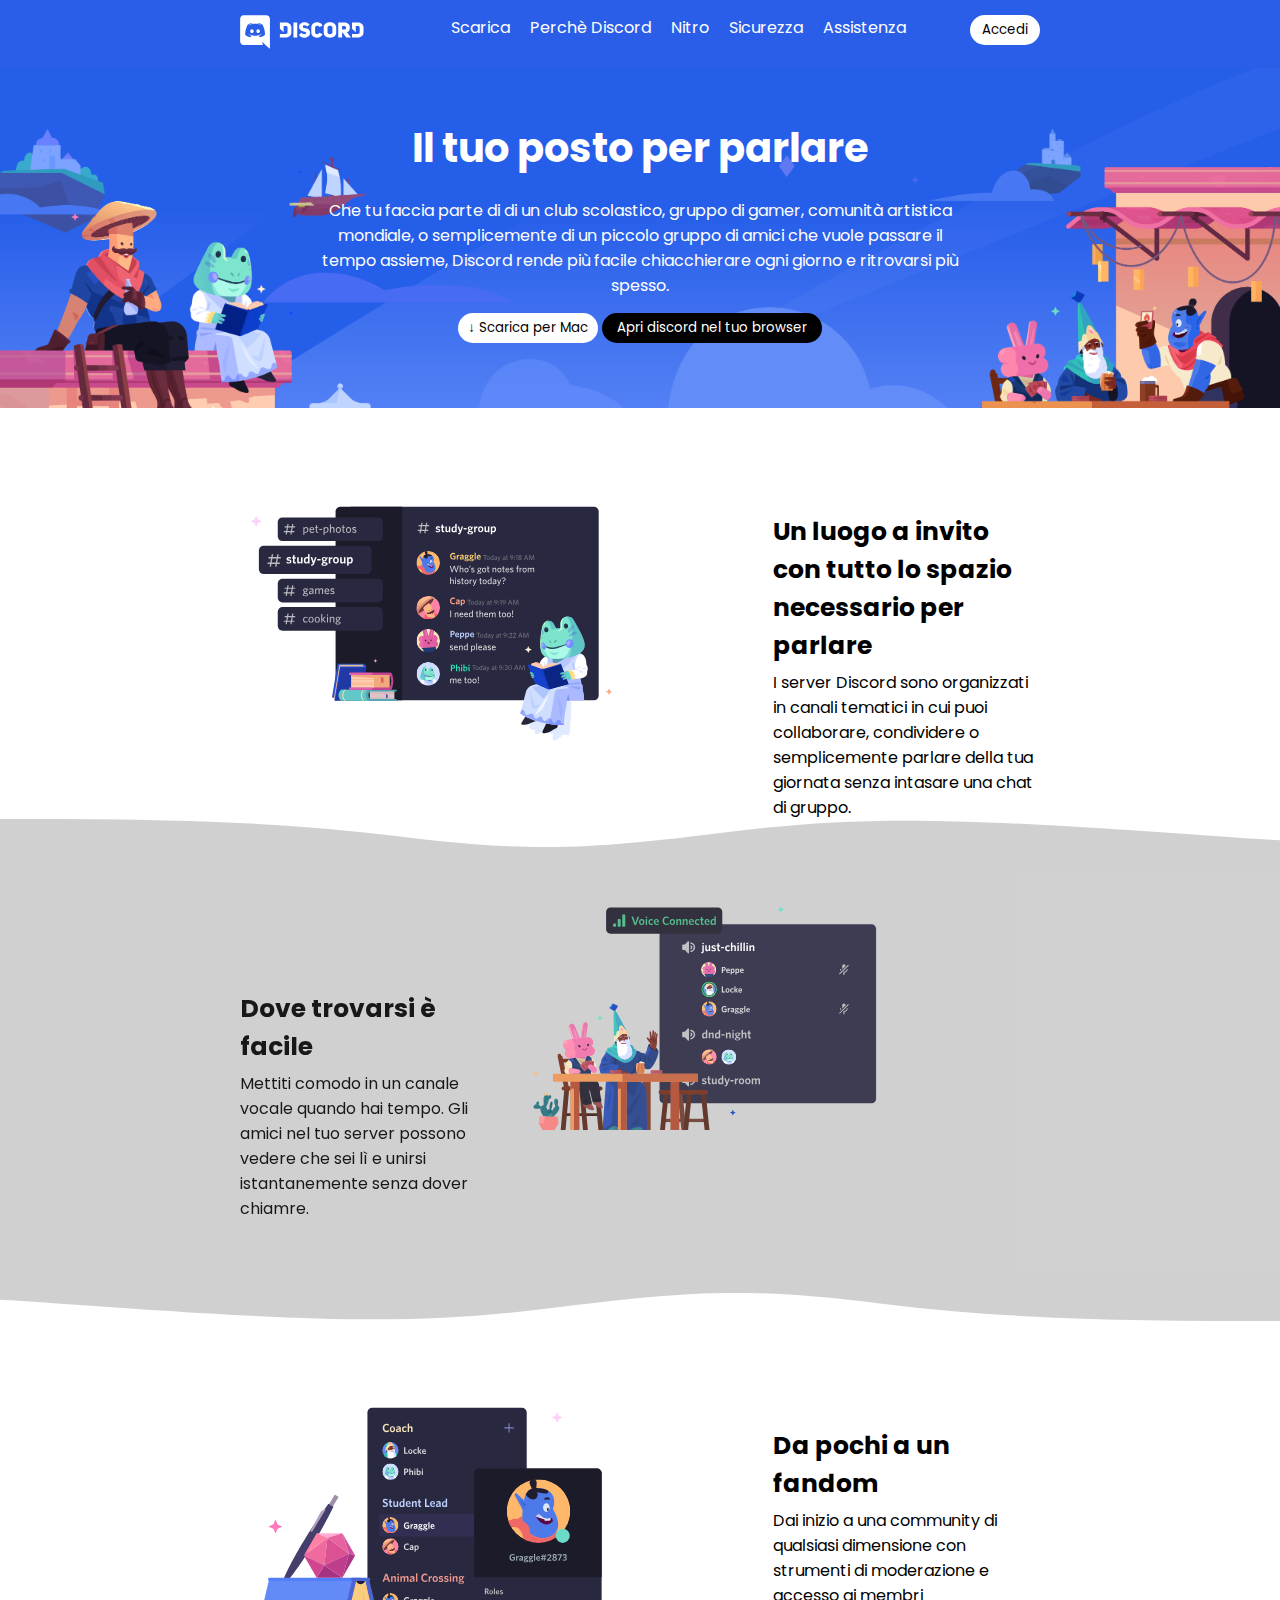
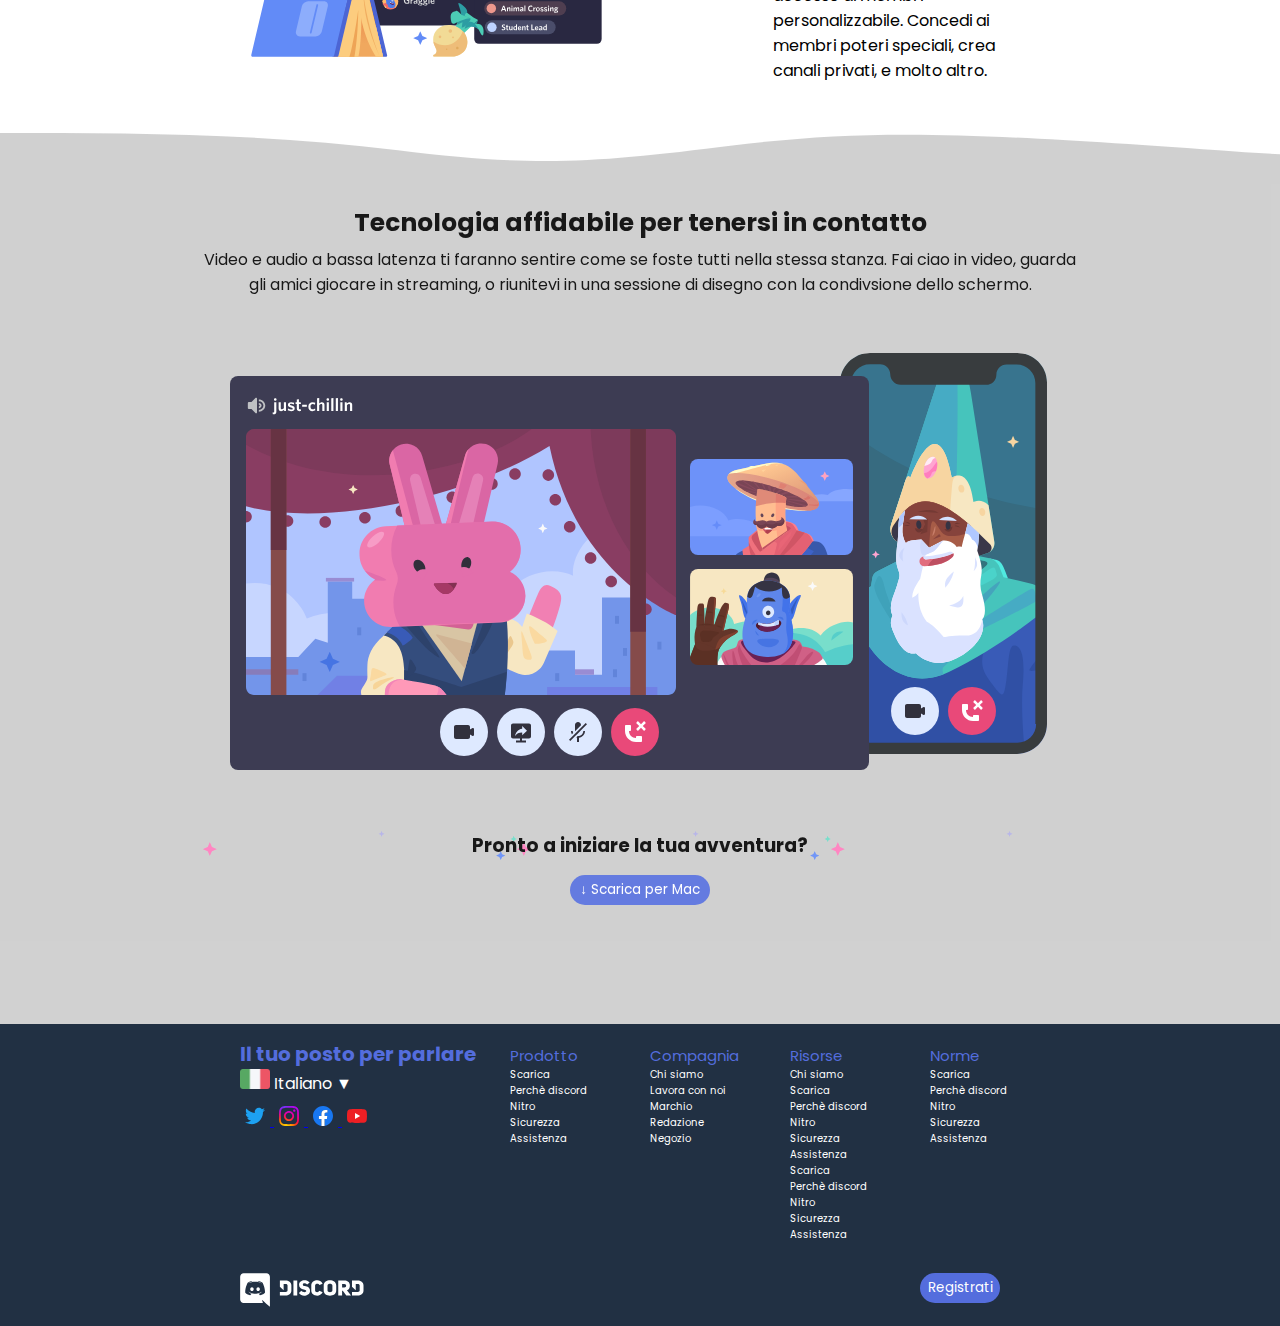
<file: index.html>
<!DOCTYPE html>
<html lang="en">
    
	<head>
        
		<meta charset="UTF-8" />
		<meta name="viewport" content="width=device-width, initial-scale=1.0" />
		<link rel="stylesheet" href="style.css" />
		<title>Flex layout</title>
	</head>
	<body class="debug">

    <main class="main-content">
       
        <!-- Header -->
		
        <header class="page-header">
			<nav class="container">
				<div class="row">
					<div class="col-3"><img src="./img/logo.svg"></div>
                    <div class="col-6">
                        <a class="header-text" href="#">Scarica &nbsp&nbsp&nbsp&nbsp</a>
                        <a class="header-text" href="#">Perchè Discord &nbsp&nbsp&nbsp&nbsp</a>
                        <a class="header-text" href="#">Nitro &nbsp&nbsp&nbsp&nbsp</a>
                        <a class="header-text" href="#">Sicurezza &nbsp&nbsp&nbsp&nbsp</a>
                        <a class="header-text" href="#">Assistenza &nbsp&nbsp&nbsp&nbsp</a>
                    </div>
                    <a href="login.html" target="_blank">
                    <div class="col-3 align-text-header"> <button class="btn-acc" type="button">Accedi</button> </div>
                    </a>
				</div>
			</nav>
		</header>

        <!-- First section -->
        
        <section class="section-1 ">
            <div class="row-1 container">
                <div class="col-8">
                    <h1 class="s1">Il tuo posto per parlare</h1>
                    <p class="p1">Che tu faccia parte di di un club scolastico, gruppo di gamer, comunità artistica mondiale, o semplicemente di un piccolo gruppo di amici che vuole passare il tempo
                        assieme, Discord rende più facile chiacchierare ogni giorno e ritrovarsi
                        più spesso.
                    </p>
                    <div class="button-top">
                    <button class="button-down" type="button"> &#8595 Scarica per Mac </button>
                    <button class="button-open" type="button"> Apri discord nel tuo browser </button>
                    </div>
                </div>
            </div>
        </section>

       
        <!-- Second section -->
        
        <section class="section-2 ">
            <div class="row-2 container">
                <div class="col-8a"><img class="item1" src="./img/item1.svg" alt="img1"></div>
                <div class="col-4a">
                    <h1 class="text2"> Un luogo a invito con tutto lo spazio
                        necessario per parlare
                    </h1>
                    <p class="p2">I server Discord sono organizzati in canali tematici in cui
                        puoi collaborare, condividere o semplicemente parlare
                        della tua giornata senza intasare una chat di gruppo.
                    </p>
                </div>
            </div>
        </section>
        
       
        <!-- third  section -->
        
        <div class="svg"></div>
        <section class="section-3">
            <div class="row-2 container">
                <div class="col-8b">
                    <h1 class="text2">Dove trovarsi è facile</h1>
                    <p class="p2">Mettiti comodo in un canale vocale quando hai tempo. Gli amici nel
                        tuo server possono vedere che sei lì e unirsi istantanemente senza
                        dover chiamre.
                    </p>
                </div>
                <div class="col-4b"> <img class="item1" src="./img/item2.svg" alt="img1"> </div>
            </div>
        </section>
        <div class="svg-1"></div>
      
      
        <!-- fourth  section -->
        
        <section class="section-2 ">
            <div class="row-2 container">
                <div class="col-8a"> <img class="item1" src="./img/item3.svg" alt="img1"> </div>
                <div class="col-4a">
                    <h1 class="text2">Da pochi a un fandom</h1>
                    <p class="p2">Dai inizio a una community di qualsiasi dimensione con strumenti
                        di moderazione e accesso ai membri personalizzabile. Concedi
                        ai membri poteri speciali, crea canali privati, e molto altro.
                    </p>
                </div>
            </div>
        </section> 
	
        <!-- fifth section -->
        
        <div class="wave-svg"> </div>
           <section class="section5">
          <div class="container">
                <div class="row">
                    <div class="col-8c">
                        <h1 class="h5">Tecnologia affidabile per tenersi in contatto</h1>
                        <p class="p5">Video e audio a bassa latenza ti faranno sentire come se 
                            foste tutti nella stessa stanza. Fai ciao in video, guarda 
                            gli amici giocare in streaming, o riunitevi in una sessione
                            di disegno con la condivsione dello schermo.
                        </p>
                        <img class="img5" src="./img/item4-big.svg" alt="img5">
                        <h3 class="adventur-text">Pronto a iniziare la tua avventura? </h3>
                        <div class="button-top">
                        <button class="button-down2" type="button"> &#8595 Scarica per Mac </button>
                        </div>
                    </div>
                </div>
            </div>
            
        </section>
        </main>

        <!--footer -->

		<footer class="page-footer">
            <div class="row container">
                <div class="col-4f">
                    <h1 class="textf">Il tuo posto per parlare</h1>
                    <p class="fp"> <img class="ita" src="./img/ita.png" alt="ita">
                        Italiano &#9660 </p>
                        <a href="https://twitter.com/home" target="_blank">
                         <img  class="twitter" src="./img/5296514_bird_tweet_twitter_twitter logo_icon.svg">   
                        </a>
                        <a href="https://www.instagram.com" target="_blank">
                        <img  class="instagram" src="./img/5296765_camera_instagram_instagram logo_icon.svg">    
                        </a>
                        <a href="https://www.facebook.com" target="_blank">
                        <img  class="facebook" src="./img/5296499_fb_facebook_facebook logo_icon.svg">    
                        </a>
                        <a href="https://www.youtube.com" target="_blank">
                        <img  class="youtube" src="./img/5296521_play_video_vlog_youtube_youtube logo_icon.svg">    
                        </a>
                        
                </div>
        
                <div class="col-2f">
                    <ul>
                        <li class="color-text">Prodotto</li>
                        <li>Scarica</li>
                        <li>Perchè discord</li>
                        <li>Nitro</li>
                        <li>Sicurezza</li>
                        <li>Assistenza</li>
                    </ul>
                </div>
                <div class="col-2f">
                    
                    <ul>
                        <li class="color-text">Compagnia</li>
                        <li>Chi siamo</li>
                        <li>Lavora con noi</li>
                        <li>Marchio</li>
                        <li>Redazione</li>
                        <li>Negozio</li>
                    </ul>
                </div>
                <div class="col-2f">
                    
                    <ul>
                        <li class="color-text">Risorse</li>
                        <li>Chi siamo</li>
                        <li>Scarica</li>
                        <li>Perchè discord</li>
                        <li>Nitro</li>
                        <li>Sicurezza</li>
                        <li>Assistenza</li>
                        <li>Scarica</li>
                        <li>Perchè discord</li>
                        <li>Nitro</li>
                        <li>Sicurezza</li>
                        <li>Assistenza</li>
                    </ul>
                </div>
                <div class="col-2f">
                    
                    <ul>
                        <li class="color-text">Norme</li>
                        <li>Scarica</li>
                        <li>Perchè discord</li>
                        <li>Nitro</li>
                        <li>Sicurezza</li>
                        <li>Assistenza</li>
                    </ul>
                </div>
            </div>
            <!-- footer 2nd part-->
            <section class="container footer2">
				<div class="rowA">
					<div class="col-3fa"> <img src="./img/logo.svg"> </div>
                    <div class="col-3fb"> <button class="button-reg" type="button">Registrati</button> </div>
				</div>
			</section>
            



  



            
        </footer>
	</body>
</html>
</file>
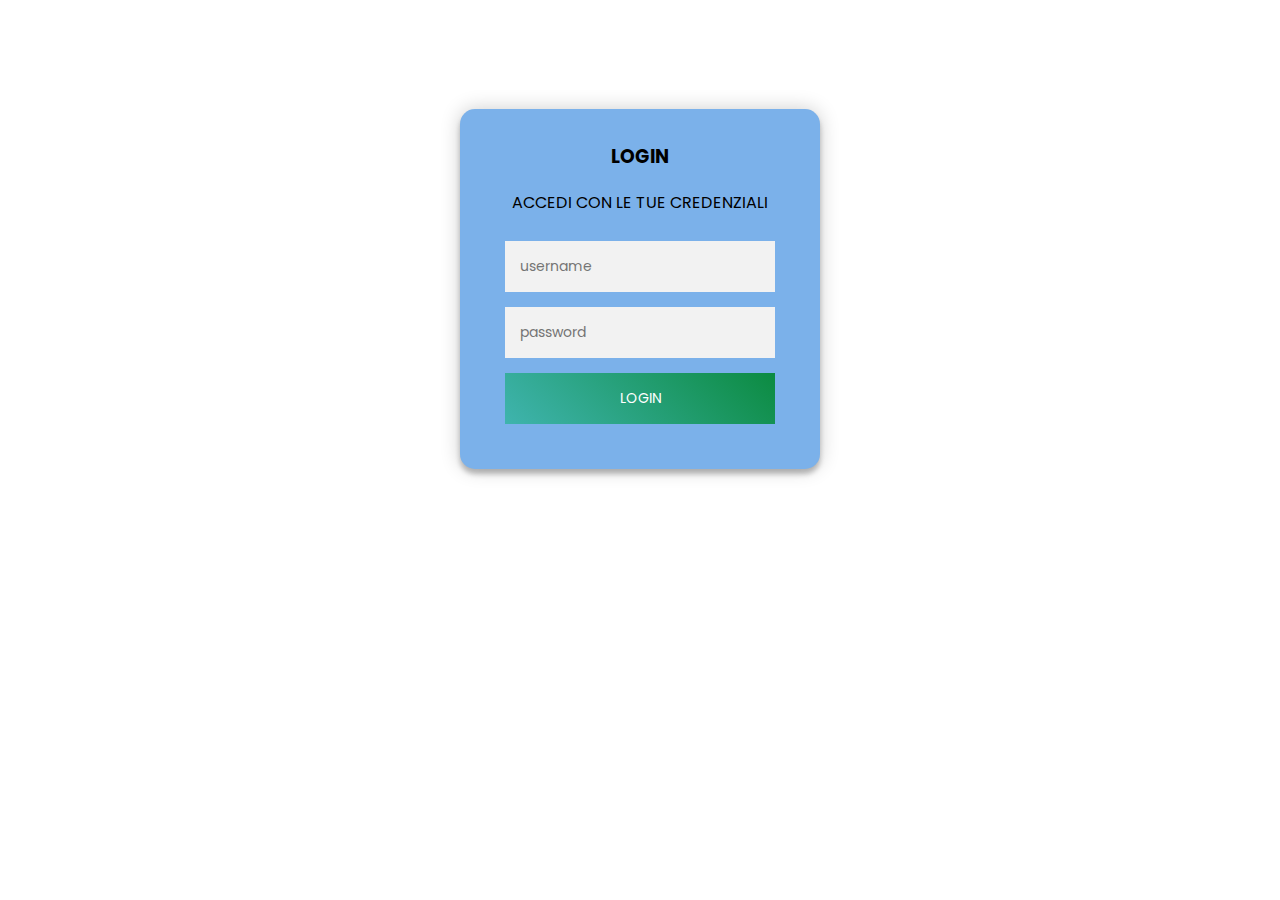
<file: login.html>
<!DOCTYPE html>
<html>
<head>
<link rel="stylesheet" href="login.css">
<title>  Login Screen  </title>
</head>
<body>
  <body>
    <div class="login-page">
      <div class="form">
        <div class="login">
          <div class="login-header">
            <h3>LOGIN</h3>
            <p>ACCEDI CON LE TUE CREDENZIALI</p>
          </div>
        </div>
        <form class="login-form">
          <input type="text" placeholder="username"/>
          <input type="password" placeholder="password"/>
          <button>login</button>
          
        </form>
      </div>
    </div>
</body>
</body>
</html>
</file>
<file: style.css>
@import url('https://fonts.googleapis.com/css2?family=Anton&family=DM+Sans:opsz,wght@9..40,100;9..40,700&family=Fredoka:wght@700&family=Inconsolata:wght@300;600&family=Open+Sans&family=Poppins:wght@200&display=swap');


/*
font-family: 'Anton', sans-serif;
font-family: 'DM Sans', sans-serif;
font-family: 'Fredoka', sans-serif;
font-family: 'Inconsolata', monospace;
font-family: 'Open Sans', sans-serif;
font-family: 'Poppins', sans-serif;
*/

* {
	margin: 0;
	padding: 0;
	box-sizing: border-box;
}

body {
	min-height: 100vh;
	display: flex;
	flex-direction: column;
}

.container {
    max-width: 800px;
    margin: 0 auto;
}

.main-content {
	flex-grow: 1;
}

/* debug */

.debug .page-header {
    padding: 15px;
	background-color: rgba(42, 94, 232, 255);
	min-height: 20px;
}

/* header*/

.row {
	display: flex;
	flex-wrap: wrap;
	justify-content: center;
}

.col-3 {
	flex-grow: 1;
}

.col-6 {
	display: flex;
	flex-grow: 2;
	justify-content: center;
    
}

.align-text-header {
	text-align: right;
}

.header-text {
    text-decoration: none;
    color: white;
    font-family: 'Poppins', sans-serif;
}

.page-header {
    color: white;
}

.btn-acc {
    background-color: white;
    border: none;
    border-radius: 15px;
    font-family: 'Poppins', sans-serif;
    width: 70px;
    height: 30px;
}

/* first section*/

 .section-1 {
	padding: 50px;
    min-height: 300px;
    background-image: url("./img/jumbo.png");
    background-size: cover;
}

.s1{
    text-align: center;
    font-family: 'Poppins', sans-serif;
    font-weight:bold;
    color: white;
    font-size: 40px;
}

.p1 {
    padding-top: 20px;
    text-align: center;
    font-family: 'Poppins', sans-serif;
    color: white;
}

.button-top {
    padding-top: 15px;
    text-align: center;
}

.button-down {
    text-align: center;
    background-color: white;
    border: none;
    border-radius: 15px;
    font-family: 'Poppins', sans-serif;
    width: 140px;
    height: 30px
}

.button-open {
    text-align: center;
    color: white;
    border: none;
    border-radius: 15px;
    background-color: black;
    font-family: 'Poppins', sans-serif;
    width: 220px;
    height: 30px;
}


.row-1 {
	display: flex;
	flex-wrap: wrap;
	color: black;
	justify-content: center;
}

.col-8 {
	flex-basis: 80%;
	height: 240px;
}


/* section 2 */


.debug .section-2 {
	padding: 5px;
}

.text2 {
    padding-top: 100px;
    text-align: left;
    font-family: 'Poppins', sans-serif;
    font-weight:bold;
    color: black;
    font-size: 25px;
}

.p2 {
    padding-top: 5px;
    font-family: 'Poppins', sans-serif;
    text-align: left;
}

.row-2 {
	display: flex;
	flex-wrap: row;
	color: black;
	justify-content: center;
}

.item1 {
    text-align: center;
    width: 400px;
    height: 100%;
}

.col-8a {
	flex-basis: 100%;
	height: 400px;
}

.col-4a {
	flex-basis: 50%;
	height: 240px;
}



/* section 3*/

.section-3 {
    background-color: #cccccc;
    opacity: 90%;
}

.svg {
    display: block;
    height: 52px;
    background-image: url("./img/wave.svg");
    background-repeat: repeat-x;
    background-size: cover;
    background-position: center center;
    opacity: 90%;
}

.svg-1 {
    display: block;
    height: 52px;
    background-image: url("./img/wave.svg");
    background-repeat: repeat-x;
    background-size: cover;
    background-position: center center;
    opacity: 90%;
    transform: rotate(180deg) ;
}

.debug .section-3 {
	padding: 20px;
	min-height: 400px;
}

.col-8b {
	flex-basis: 50%;
	height: 240px;
}

.col-4b {
	flex-basis: 100%;
	height: 240px;
}

/* fifth section */

.wave-svg {
    display: block;
    height: 52px;
    background-image: url("./img/wave.svg");
    background-size: cover;
    background-position: center center;
    opacity: 90%;
}

.section5 {
    background-color:#cccccc ;
    opacity: 90%;
}

.debug .section5 {
	padding: 20px;
   
}

.col-8c {
	flex-basis: 100%;
	height: 800px;
}

.h5 {
    text-align: center;
    font-family: 'Poppins', sans-serif;
    font-weight:bold;
    color: black;
    font-size: 25px;
}

.p5 {
    padding-top: 5px;
    font-family: 'Poppins', sans-serif;
    text-align: center;
}

.adventur-text {
    text-align: center;
    font-family: 'Poppins', sans-serif;
    background-image: url("./img/stars.svg");
    background-size: contain;
}

.button-down2 {
    
    color: white;
    background-color: rgb(84, 109, 221);
    border: none;
    border-radius: 15px;
    font-family: 'Poppins', sans-serif;
    width: 140px;
    height: 30px;
}

/* footer */

.textf {
    text-align: left;
    font-family: 'Poppins', sans-serif;
    font-weight:bold;
    color: rgb(84, 109, 221);
    font-size: 20px;
}

.ita {
    width: 30px;
    height: 20px;
}

.fp {
    font-family: 'Poppins', sans-serif;
    color: white;
}

.twitter, .instagram, .facebook, .youtube {
    padding-top: 10px;
    width: 30px;
    height: 30px;
}

.debug .page-footer {
    padding: 15px;
	background-color: rgb(33, 48, 67);
	min-height: 300px;
}

.col-4f {
	height: 200px;
	flex-basis: 30%;
}

.col-2f {
	flex-basis:17.5% ;
	padding-left: 30px;
}

ul {
    padding-top: 5px;
    list-style: none;
    color: white;
    font-family: 'Poppins', sans-serif;
    font-size: 10px;
}

.color-text {
    color: rgb(84, 109, 221);
    font-size: 15px;
}


/* footer 2nd part */

.button-reg {
    color: white;
    text-align: center;
    background-color:rgb(84, 109, 221) ;
    border: none;
    border-radius: 15px;
    font-family: 'Poppins', sans-serif;
    width: 80px;
    height: 30px;
}

.rowA {
	display: flex;
	flex-wrap: wrap;
	color: black;
	justify-content: space-between;
}


.footer2 {
	padding-top: 30px;
}

.col-3fa, .col-3fb {
	flex-basis: 15%;
}
</file>
<file: login.css>
@import url('https://fonts.googleapis.com/css2?family=Anton&family=DM+Sans:opsz,wght@9..40,100;9..40,700&family=Fredoka:wght@700&family=Inconsolata:wght@300;600&family=Open+Sans&family=Poppins:wght@200&display=swap');


/*
font-family: 'Anton', sans-serif;
font-family: 'DM Sans', sans-serif;
font-family: 'Fredoka', sans-serif;
font-family: 'Inconsolata', monospace;
font-family: 'Open Sans', sans-serif;
font-family: 'Poppins', sans-serif;
*/



header .header{
  background-color: rgba(42, 94, 232, 255);
  height: 45px;
}

.login-page {
  width: 360px;
  padding: 8% 0 0;
  margin: auto;
}

.login-page .form .login{
    margin-top: -31px;
    margin-bottom: 26px;
}

.form {
    border-radius: 15px;
    position: relative;
    z-index: 1;
    background: #7bb1ea;
    max-width: 360px;
    margin: 0 auto 100px;
    padding: 45px;
    text-align: center;
    box-shadow: 0 0 20px 0 rgba(0, 0, 0, 0.2), 0 5px 5px 0 rgba(0, 0, 0, 0.24);
}
.form input {
    font-family: 'Poppins', sans-serif;
    outline: 0;
    background: #f2f2f2;
    width: 100%;
    border: 0;
    margin: 0 0 15px;
    padding: 15px;
    box-sizing: border-box;
    font-size: 14px;
}
.form button {
    font-family: 'Poppins', sans-serif;
    text-transform: uppercase;
    outline: 0;
    background-color: #48cec7;
    background-image: linear-gradient(45deg,#3fb4ae,#0c8b41);
    width: 100%;
    border: 0;
    padding: 15px;
    color: #FFFFFF;
    font-size: 14px;
    -webkit-transition: all 0.3 ease;
    transition: all 0.3 ease;
    cursor: pointer;
}

.container {
    position: relative;
    z-index: 1;
    max-width: 300px;
    margin: 0 auto;
}

body {
    font-family: 'Poppins', sans-serif;
    -webkit-font-smoothing: antialiased;
    -moz-osx-font-smoothing: grayscale;
}
</file>
